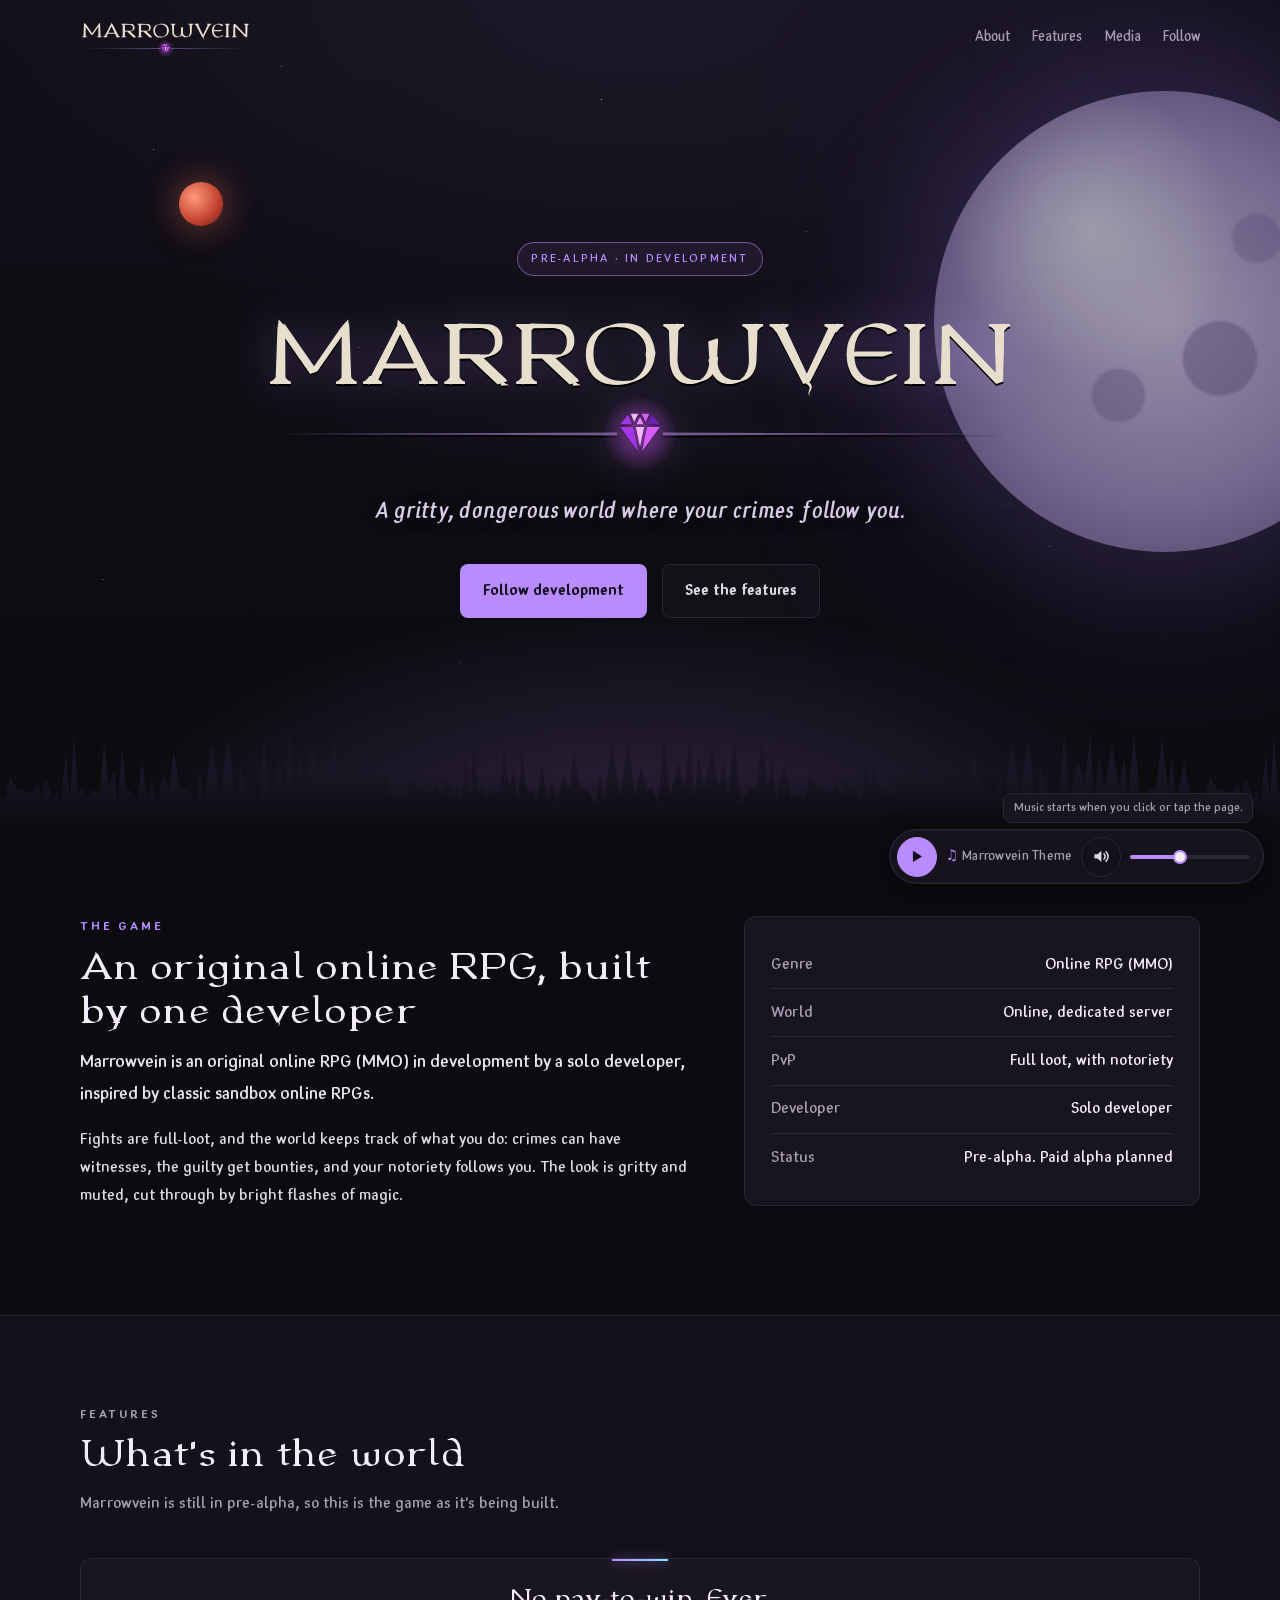
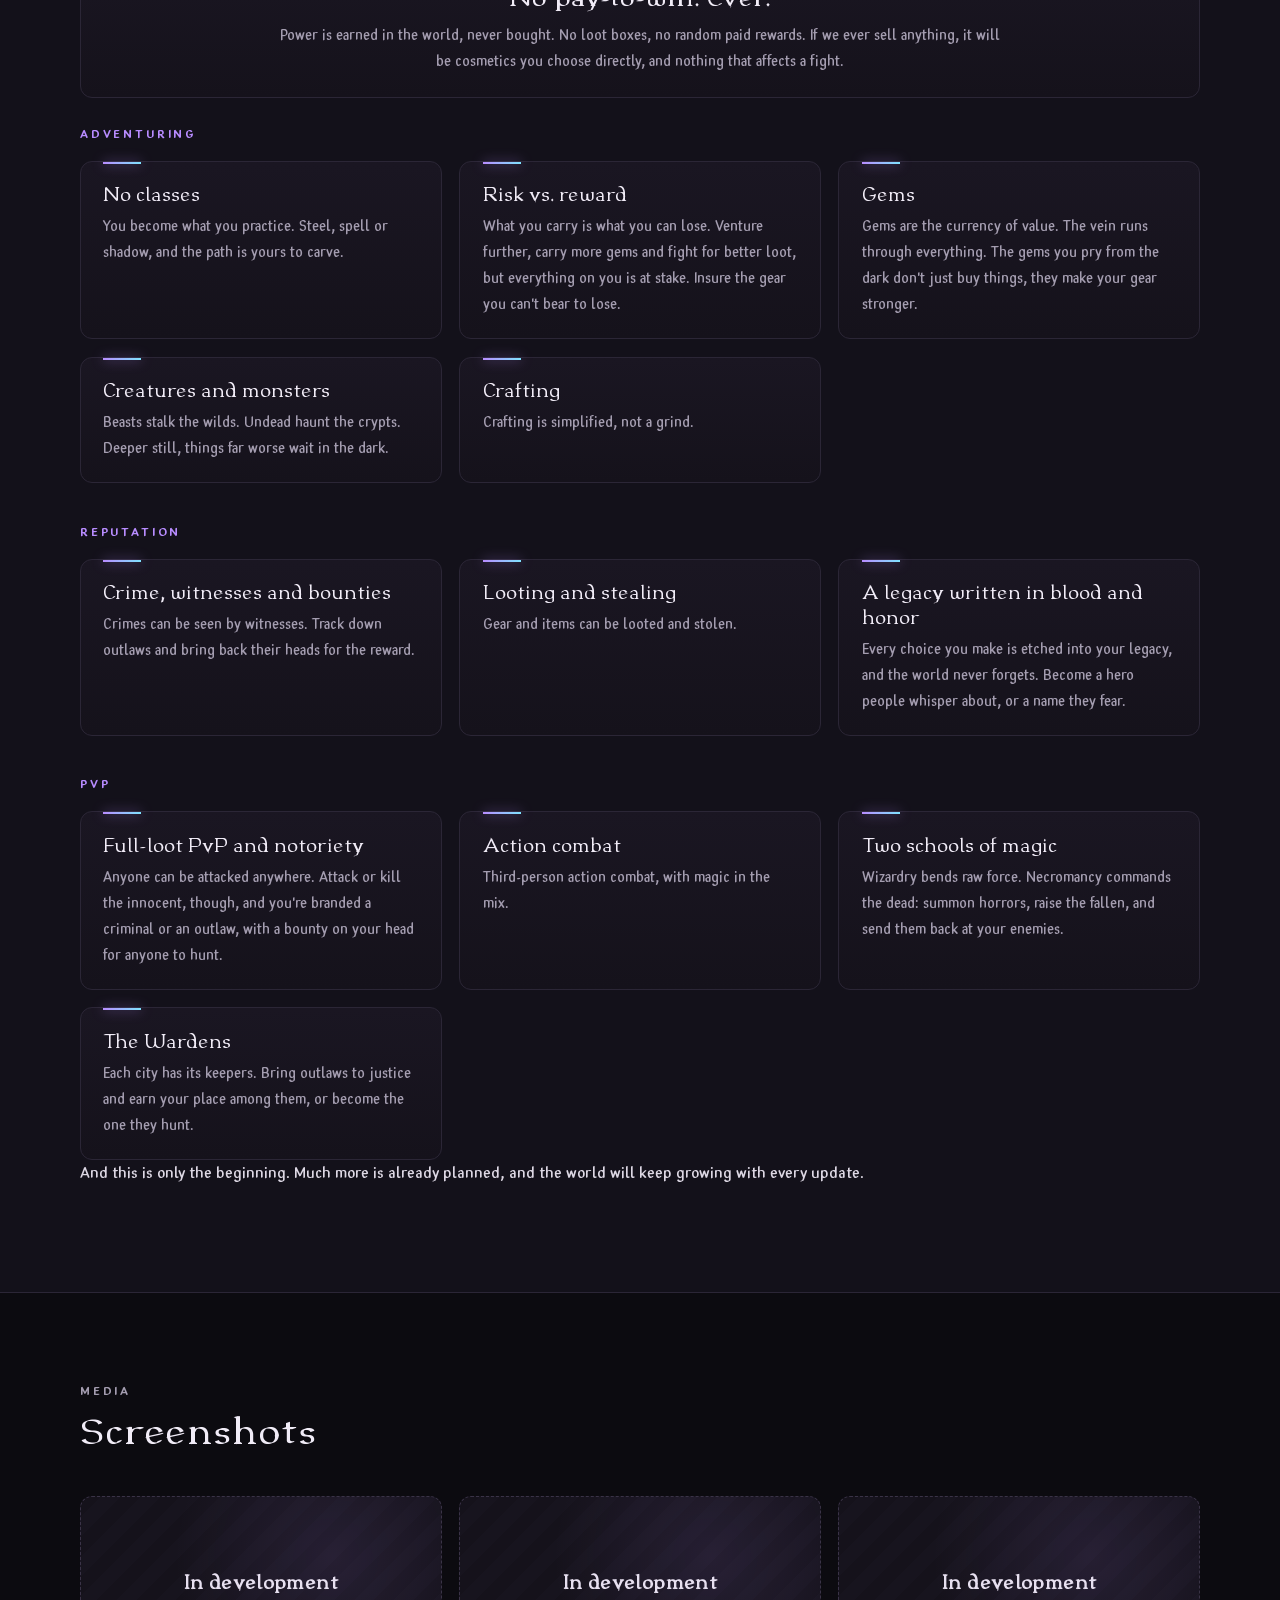
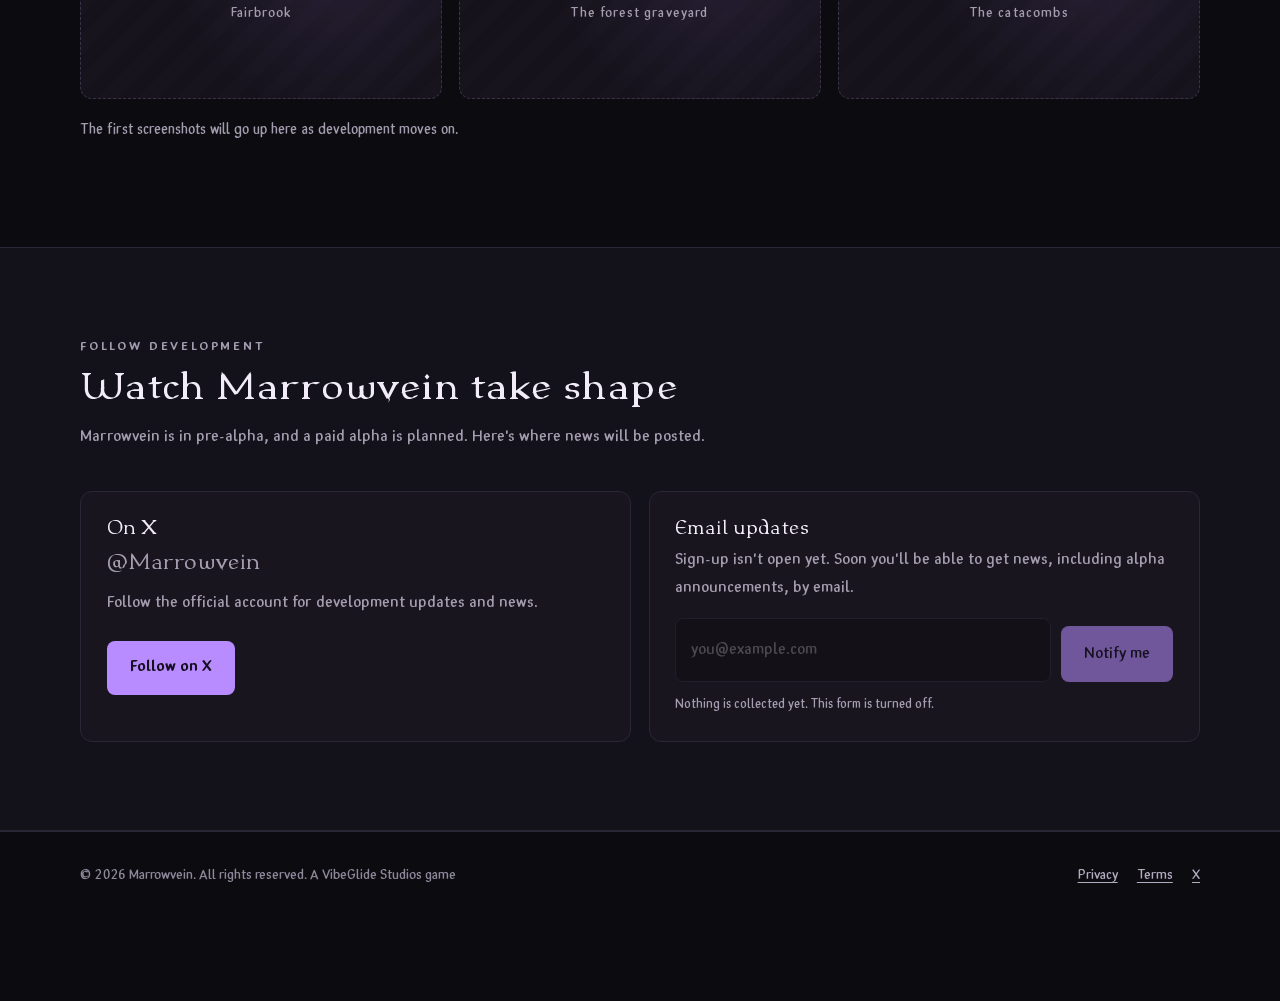
<file: index.html>
<!doctype html>
<html lang="en">
<head>
  <meta charset="utf-8">
  <meta name="viewport" content="width=device-width, initial-scale=1">
  <title>Marrowvein — an original online RPG in development</title>
  <meta name="description" content="Marrowvein is an original online RPG (MMO) in development by a solo developer: a gritty, dangerous world, full-loot PvP with notoriety, bounties, third-person action combat and magic.">
  <meta name="theme-color" content="#0c0b10">
  <link rel="canonical" href="https://marrowvein.com/">
  <meta property="og:title" content="Marrowvein">
  <meta property="og:description" content="An original online RPG in development. A gritty, dangerous world where your crimes follow you.">
  <meta property="og:type" content="website">
  <meta property="og:url" content="https://marrowvein.com/">
  <meta property="og:site_name" content="Marrowvein">
  <meta property="og:image" content="https://marrowvein.com/assets/og-image.jpg">
  <meta property="og:image:type" content="image/jpeg">
  <meta property="og:image:width" content="1200">
  <meta property="og:image:height" content="630">
  <meta property="og:image:alt" content="The Marrowvein wordmark and tagline over a dark night sky with a large pale moon, a small red moon and a forest treeline">
  <meta name="twitter:card" content="summary_large_image">
  <meta name="twitter:site" content="@Marrowvein">
  <meta name="twitter:title" content="Marrowvein">
  <meta name="twitter:description" content="An original online RPG in development. A gritty, dangerous world where your crimes follow you.">
  <meta name="twitter:image" content="https://marrowvein.com/assets/og-image.jpg">
  <meta name="twitter:image:alt" content="The Marrowvein wordmark and tagline over a dark night sky with a large pale moon, a small red moon and a forest treeline">
  <script type="application/ld+json">{"@context": "https://schema.org", "@type": "VideoGame", "name": "Marrowvein", "url": "https://marrowvein.com/", "description": "Marrowvein is an original online RPG (MMO) in development by a solo developer: a gritty, dangerous world, full-loot PvP with notoriety, bounties, third-person action combat and magic.", "genre": ["MMORPG", "RPG"], "gamePlatform": "PC", "author": {"@type": "Organization", "name": "VibeGlide Studios"}, "publisher": {"@type": "Organization", "name": "VibeGlide Studios"}, "image": "https://marrowvein.com/assets/og-image.jpg", "sameAs": ["https://x.com/Marrowvein"]}</script>
  <script type="application/ld+json">{"@context": "https://schema.org", "@type": "WebSite", "name": "Marrowvein", "url": "https://marrowvein.com/", "inLanguage": "en", "sameAs": ["https://x.com/Marrowvein"]}</script>
  <link rel="icon" href="/favicon.ico" sizes="48x48">
  <link rel="icon" href="/assets/favicon.svg" type="image/svg+xml">
  <link rel="icon" href="/assets/favicon-48.png" type="image/png" sizes="48x48">
  <link rel="icon" href="/assets/favicon-96.png" type="image/png" sizes="96x96">
  <link rel="icon" href="/assets/favicon-192.png" type="image/png" sizes="192x192">
  <link rel="apple-touch-icon" href="/assets/apple-touch-icon.png" sizes="180x180">
  <link rel="stylesheet" href="assets/style.css">
</head>
<body>
  <a class="skip" href="#main">Skip to content</a>

  <header class="site-header">
    <div class="wrap">
      <a class="brand" href="./"><img src="assets/logo/marrowvein-wordmark.svg" alt="Marrowvein" width="171" height="40"></a>
      <nav class="nav" aria-label="Main">
        <a href="#about">About</a>
        <a href="#features">Features</a>
        <a href="#media">Media</a>
        <a href="#follow">Follow</a>
      </nav>
    </div>
  </header>

  <main id="main">
    <section class="hero" aria-labelledby="title">
      <div class="stars" aria-hidden="true"></div>
      <div class="treeline" aria-hidden="true"></div>
      <div class="hero-inner">
        <span class="status-pill">Pre-alpha &middot; in development</span>
        <h1 id="title"><img src="assets/logo/marrowvein-wordmark.svg" alt="Marrowvein" width="760" height="178"></h1>
        <p class="tagline">A gritty, dangerous world where your crimes follow you.</p>
        <div class="cta-row">
          <a class="btn btn-primary" href="#follow">Follow development</a>
          <a class="btn btn-ghost" href="#features">See the features</a>
        </div>
      </div>
    </section>

    <section id="about" aria-labelledby="about-title">
      <div class="wrap pitch">
        <div>
          <p class="eyebrow">The game</p>
          <h2 id="about-title">An original online RPG, built by one developer</h2>
          <p class="lead">Marrowvein is an original online RPG (MMO) in development by a solo developer, inspired by classic sandbox online RPGs.</p>
          <p>Fights are full-loot, and the world keeps track of what you do: crimes can have witnesses, the guilty get bounties, and your notoriety follows you. The look is gritty and muted, cut through by bright flashes of magic.</p>
        </div>
        <ul class="facts" aria-label="Quick facts">
          <li><span>Genre</span><span>Online RPG (MMO)</span></li>
          <li><span>World</span><span>Online, dedicated server</span></li>
          <li><span>PvP</span><span>Full loot, with notoriety</span></li>
          <li><span>Developer</span><span>Solo developer</span></li>
          <li><span>Status</span><span>Pre-alpha. Paid alpha planned</span></li>
        </ul>
      </div>
    </section>

    <section id="features" class="section-alt" aria-labelledby="features-title">
      <div class="wrap">
        <div class="section-head">
          <p class="eyebrow">Features</p>
          <h2 id="features-title">What's in the world</h2>
          <p>Marrowvein is still in pre-alpha, so this is the game as it's being built.</p>
        </div>
        <aside class="feature-banner" aria-label="No pay-to-win">
          <h3>No pay-to-win. Ever.</h3>
          <p>Power is earned in the world, never bought. No loot boxes, no random paid rewards. If we ever sell anything, it will be cosmetics you choose directly, and nothing that affects a fight.</p>
        </aside>
        <div class="feature-group">
          <p class="eyebrow">Adventuring</p>
          <ul class="features">
            <li class="feature">
              <h3>No classes</h3>
              <p>You become what you practice. Steel, spell or shadow, and the path is yours to carve.</p>
            </li>
            <li class="feature">
              <h3>Risk vs. reward</h3>
              <p>What you carry is what you can lose. Venture further, carry more gems and fight for better loot, but everything on you is at stake. Insure the gear you can't bear to lose.</p>
            </li>
            <li class="feature">
              <h3>Gems</h3>
              <p>Gems are the currency of value. The vein runs through everything. The gems you pry from the dark don't just buy things, they make your gear stronger.</p>
            </li>
            <li class="feature">
              <h3>Creatures and monsters</h3>
              <p>Beasts stalk the wilds. Undead haunt the crypts. Deeper still, things far worse wait in the dark.</p>
            </li>
            <li class="feature" id="feature-crafting">
              <h3>Crafting</h3>
              <p>Crafting is simplified, not a grind.</p>
            </li>
          </ul>
        </div>
        <div class="feature-group">
          <p class="eyebrow">Reputation</p>
          <ul class="features">
            <li class="feature">
              <h3>Crime, witnesses and bounties</h3>
              <p>Crimes can be seen by witnesses. Track down outlaws and bring back their heads for the reward.</p>
            </li>
            <li class="feature">
              <h3>Looting and stealing</h3>
              <p>Gear and items can be looted and stolen.</p>
            </li>
            <li class="feature">
              <h3>A legacy written in blood and honor</h3>
              <p>Every choice you make is etched into your legacy, and the world never forgets. Become a hero people whisper about, or a name they fear.</p>
            </li>
          </ul>
        </div>
        <div class="feature-group">
          <p class="eyebrow">PvP</p>
          <ul class="features">
            <li class="feature">
              <h3>Full-loot PvP and notoriety</h3>
              <p>Anyone can be attacked anywhere. Attack or kill the innocent, though, and you're branded a criminal or an outlaw, with a bounty on your head for anyone to hunt.</p>
            </li>
            <li class="feature">
              <h3>Action combat</h3>
              <p>Third-person action combat, with magic in the mix.</p>
            </li>
            <li class="feature">
              <h3>Two schools of magic</h3>
              <p>Wizardry bends raw force. Necromancy commands the dead: summon horrors, raise the fallen, and send them back at your enemies.</p>
            </li>
            <li class="feature">
              <h3>The Wardens</h3>
              <p>Each city has its keepers. Bring outlaws to justice and earn your place among them, or become the one they hunt.</p>
            </li>
          </ul>
        </div>
        <p>And this is only the beginning. Much more is already planned, and the world will keep growing with every update.</p>
      </div>
    </section>

    <section id="media" aria-labelledby="media-title">
      <div class="wrap">
        <div class="section-head">
          <p class="eyebrow">Media</p>
          <h2 id="media-title">Screenshots</h2>
        </div>
        <div class="media-grid">
          <div class="shot"><div><strong>In development</strong>Fairbrook</div></div>
          <div class="shot"><div><strong>In development</strong>The forest graveyard</div></div>
          <div class="shot"><div><strong>In development</strong>The catacombs</div></div>
        </div>
        <p class="media-note">The first screenshots will go up here as development moves on.</p>
      </div>
    </section>

    <section id="follow" class="section-alt" aria-labelledby="follow-title">
      <div class="wrap">
        <div class="section-head">
          <p class="eyebrow">Follow development</p>
          <h2 id="follow-title">Watch Marrowvein take shape</h2>
          <p>Marrowvein is in pre-alpha, and a paid alpha is planned. Here's where news will be posted.</p>
        </div>
        <div class="follow-grid">
          <div class="card">
            <h3>On X</h3>
            <p class="handle"><a href="https://x.com/Marrowvein" rel="me noopener" target="_blank">@Marrowvein</a></p>
            <p>Follow the official account for development updates and news.</p>
            <a class="btn btn-primary" href="https://x.com/Marrowvein" rel="me noopener" target="_blank">Follow on X</a>
          </div>
          <div class="card">
            <h3>Email updates</h3>
            <p>Sign-up isn't open yet. Soon you'll be able to get news, including alpha announcements, by email.</p>
            <form class="signup" onsubmit="return false" aria-label="Email sign-up (not open yet)">
              <label for="email" class="skip">Email address</label>
              <input id="email" type="email" placeholder="you@example.com" disabled>
              <button class="btn btn-primary" type="submit" disabled>Notify me</button>
            </form>
            <p class="fine">Nothing is collected yet. This form is turned off.</p>
          </div>
        </div>
      </div>
    </section>
  </main>

  <footer class="site-footer">
    <div class="wrap">
      <p style="margin:0">&copy; 2026 Marrowvein. All rights reserved. <span style="white-space:nowrap">A VibeGlide Studios game</span></p>
      <nav aria-label="Legal">
        <a href="privacy.html">Privacy</a>
        <a href="terms.html">Terms</a>
        <a href="https://x.com/Marrowvein" rel="me noopener" target="_blank">X</a>
      </nav>
    </div>
  </footer>
  <script src="assets/theme-player.js" defer></script>
</body>
</html>
</file>
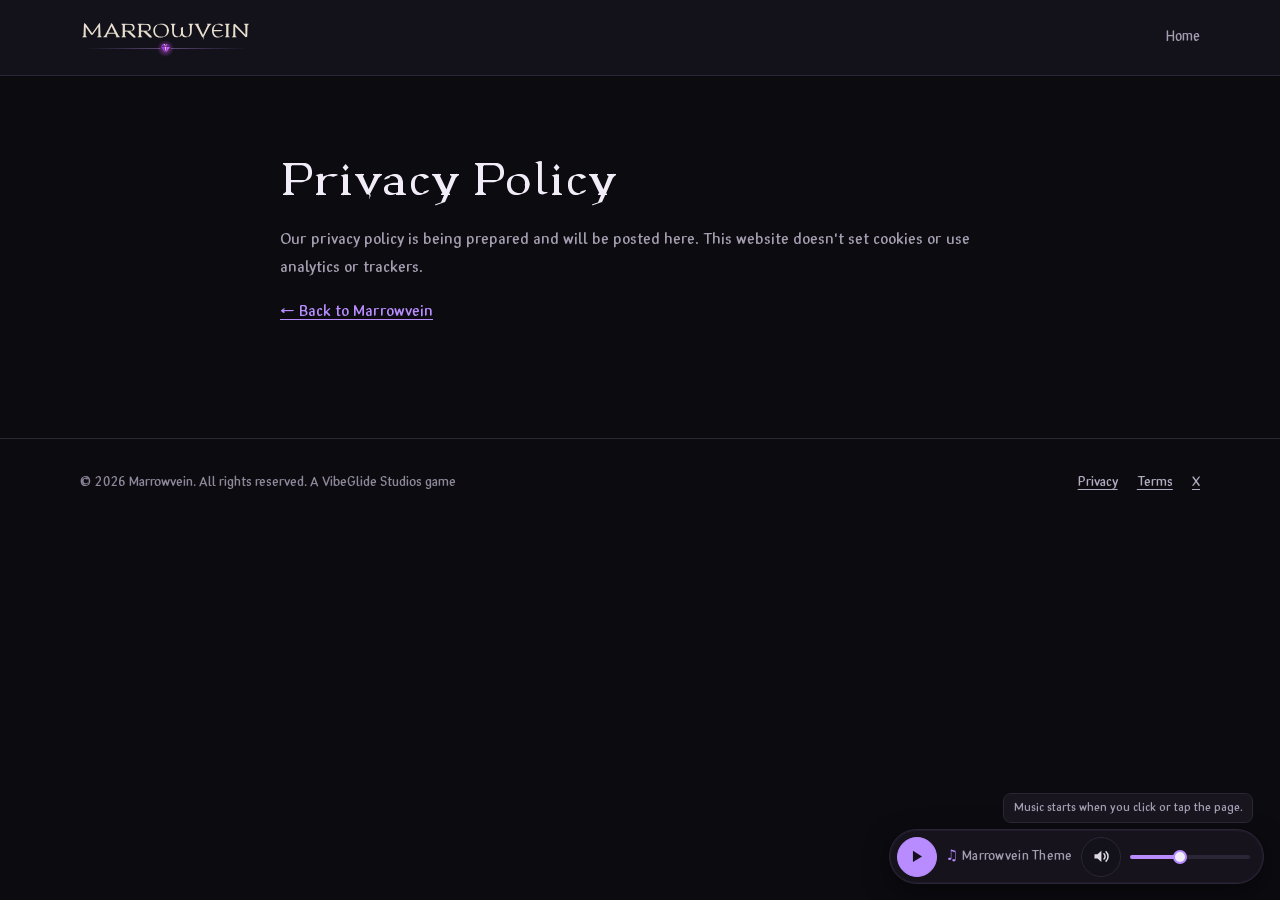
<file: privacy.html>
<!doctype html>
<html lang="en">
<head>
  <meta charset="utf-8">
  <meta name="viewport" content="width=device-width, initial-scale=1">
  <title>Privacy Policy — Marrowvein</title>
  <meta name="robots" content="noindex">
  <meta name="theme-color" content="#0c0b10">
  <link rel="icon" href="/favicon.ico" sizes="48x48">
  <link rel="icon" href="/assets/favicon.svg" type="image/svg+xml">
  <link rel="icon" href="/assets/favicon-48.png" type="image/png" sizes="48x48">
  <link rel="icon" href="/assets/favicon-96.png" type="image/png" sizes="96x96">
  <link rel="icon" href="/assets/favicon-192.png" type="image/png" sizes="192x192">
  <link rel="apple-touch-icon" href="/assets/apple-touch-icon.png" sizes="180x180">
  <link rel="stylesheet" href="assets/style.css">
</head>
<body>
  <header class="site-header page-header">
    <div class="wrap">
      <a class="brand" href="./"><img src="assets/logo/marrowvein-wordmark.svg" alt="Marrowvein" width="171" height="40"></a>
      <nav class="nav" aria-label="Main"><a href="./">Home</a></nav>
    </div>
  </header>
  <main class="doc">
    <div class="wrap">
      <h1>Privacy Policy</h1>
      <p>Our privacy policy is being prepared and will be posted here. This website doesn't set cookies or use analytics or trackers.</p>
      <p><a href="./">&larr; Back to Marrowvein</a></p>
    </div>
  </main>
  <footer class="site-footer">
    <div class="wrap">
      <p style="margin:0">&copy; 2026 Marrowvein. All rights reserved. <span style="white-space:nowrap">A VibeGlide Studios game</span></p>
      <nav aria-label="Legal"><a href="privacy.html">Privacy</a><a href="terms.html">Terms</a>
        <a href="https://x.com/Marrowvein" rel="me noopener" target="_blank">X</a></nav>
    </div>
  </footer>
  <script src="assets/theme-player.js" defer></script>
</body>
</html>
</file>
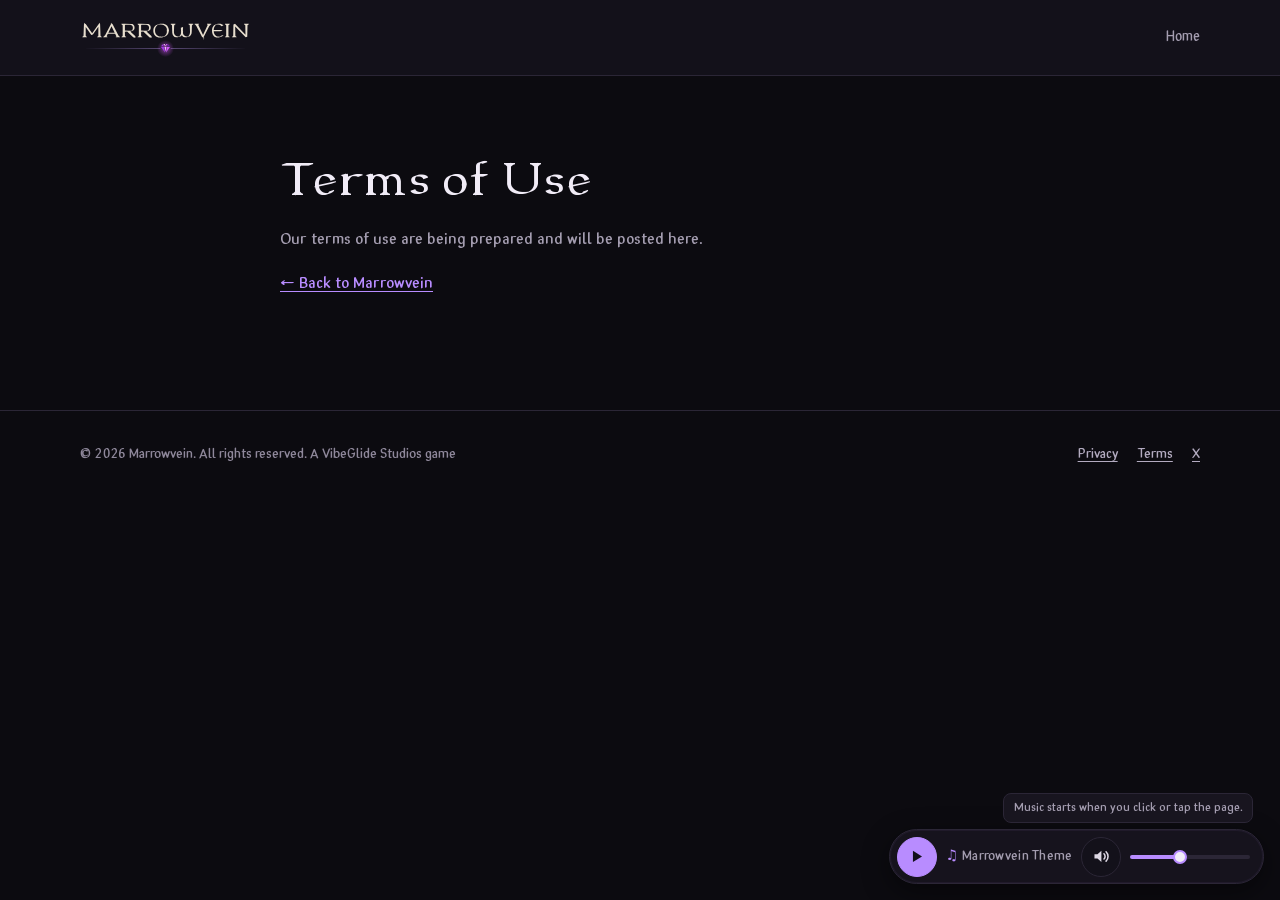
<file: terms.html>
<!doctype html>
<html lang="en">
<head>
  <meta charset="utf-8">
  <meta name="viewport" content="width=device-width, initial-scale=1">
  <title>Terms of Use — Marrowvein</title>
  <meta name="robots" content="noindex">
  <meta name="theme-color" content="#0c0b10">
  <link rel="icon" href="/favicon.ico" sizes="48x48">
  <link rel="icon" href="/assets/favicon.svg" type="image/svg+xml">
  <link rel="icon" href="/assets/favicon-48.png" type="image/png" sizes="48x48">
  <link rel="icon" href="/assets/favicon-96.png" type="image/png" sizes="96x96">
  <link rel="icon" href="/assets/favicon-192.png" type="image/png" sizes="192x192">
  <link rel="apple-touch-icon" href="/assets/apple-touch-icon.png" sizes="180x180">
  <link rel="stylesheet" href="assets/style.css">
</head>
<body>
  <header class="site-header page-header">
    <div class="wrap">
      <a class="brand" href="./"><img src="assets/logo/marrowvein-wordmark.svg" alt="Marrowvein" width="171" height="40"></a>
      <nav class="nav" aria-label="Main"><a href="./">Home</a></nav>
    </div>
  </header>
  <main class="doc">
    <div class="wrap">
      <h1>Terms of Use</h1>
      <p>Our terms of use are being prepared and will be posted here.</p>
      <p><a href="./">&larr; Back to Marrowvein</a></p>
    </div>
  </main>
  <footer class="site-footer">
    <div class="wrap">
      <p style="margin:0">&copy; 2026 Marrowvein. All rights reserved. <span style="white-space:nowrap">A VibeGlide Studios game</span></p>
      <nav aria-label="Legal"><a href="privacy.html">Privacy</a><a href="terms.html">Terms</a>
        <a href="https://x.com/Marrowvein" rel="me noopener" target="_blank">X</a></nav>
    </div>
  </footer>
  <script src="assets/theme-player.js" defer></script>
</body>
</html>
</file>
<file: assets/style.css>
/* Marrowvein — static site styles. No external fonts or resources: brand fonts are self-hosted, embedded below as
   base64 data URIs (source files: assets/fonts/). Marrowvein Rune and Marrowvein Book are original Marrowvein typefaces
   drawn by our own code; no third-party font data, no notices owed. (c) 2026 Marrowvein. */
@font-face {
  font-family: "Marrowvein Rune";
  src: url("[data-uri]") format("woff2"); /* fonts/rune/MarrowveinRune-Regular.woff2 */
  font-weight: 400; font-style: normal; font-display: swap;
}
@font-face {
  font-family: "Marrowvein Book";
  src: url("[data-uri]") format("woff2"); /* fonts/book/MarrowveinBook-Regular.woff2 */
  font-weight: 400; font-style: normal; font-display: swap;
}
@font-face {
  font-family: "Marrowvein Book";
  src: url("[data-uri]") format("woff2"); /* fonts/book/MarrowveinBook-Bold.woff2 */
  font-weight: 700; font-style: normal; font-display: swap;
}
@font-face {
  font-family: "Marrowvein Book";
  src: url("[data-uri]") format("woff2"); /* fonts/book/MarrowveinBook-Italic.woff2 */
  font-weight: 400; font-style: italic; font-display: swap;
}

:root {
  --bg: #0c0b10;
  --bg-2: #13111a;
  --panel: #18151f;
  --line: #2b2636;
  --text: #ddd8e4;
  --muted: #a49db0;
  --accent: #b88cff;      /* purple moonlight */
  --accent-2: #7fe3ff;    /* arcane cyan */
  --ember: #e0644c;       /* red planet / fire */
  --display: "Marrowvein Rune", "Marrowvein Book", "Marrowvein Book", "Marrowvein Book", "Marrowvein Book", "Iowan Old Style", "Palatino Linotype", Palatino, "Book Antiqua", Georgia, "Noto Serif", "DejaVu Serif", serif;
  --serif: "Iowan Old Style", "Palatino Linotype", Palatino, "Book Antiqua", Georgia, "Noto Serif", "DejaVu Serif", serif;
  --sans: "Marrowvein Book", system-ui, -apple-system, "Segoe UI", Roboto, "Helvetica Neue", Arial, "Noto Sans", sans-serif;
  --max: 1120px;
}

*, *::before, *::after { box-sizing: border-box; }
html { scroll-behavior: smooth; }
@media (prefers-reduced-motion: reduce) { html { scroll-behavior: auto; } }

body {
  margin: 0;
  background: var(--bg);
  color: var(--text);
  font-family: var(--sans);
  font-size: 1.0625rem;
  line-height: 1.65;
  -webkit-font-smoothing: antialiased;
}

img { max-width: 100%; height: auto; display: block; }
a { color: var(--accent); text-underline-offset: 3px; }
a:hover { color: #d9c2ff; }
:focus-visible { outline: 2px solid var(--accent-2); outline-offset: 3px; border-radius: 4px; }

.skip {
  position: absolute; left: -9999px; top: 0;
  background: var(--accent); color: #120e1a; padding: .5rem 1rem; z-index: 10;
}
.skip:focus { left: 1rem; top: 1rem; }

.wrap { width: min(100% - 2.5rem, var(--max)); margin-inline: auto; }

h1, h2, h3 { font-family: var(--display); font-weight: 400; font-synthesis: none; line-height: 1.2; color: #f1ecf7; }
h2 { font-size: clamp(1.7rem, 3.2vw, 2.3rem); margin: 0 0 .75rem; letter-spacing: .01em; }
h3 { font-size: 1.15rem; margin: 0 0 .4rem; }
p { margin: 0 0 1rem; }

.eyebrow {
  font-size: .8rem; letter-spacing: .22em; text-transform: uppercase;
  color: var(--accent); margin: 0 0 .6rem; font-weight: 600;
}

/* ---------- Header ---------- */
.site-header {
  position: absolute; inset: 0 0 auto 0; z-index: 5;
  padding: 1.1rem 0;
}
.site-header .wrap { display: flex; align-items: center; justify-content: space-between; gap: 1rem; flex-wrap: wrap; }
.brand {
  display: inline-flex; align-items: center;
  color: #efe9f6; text-decoration: none; line-height: 0;
}
.brand img { width: auto; height: 40px; }
.nav { display: flex; gap: 1.4rem; flex-wrap: wrap; }
.nav a { color: var(--muted); text-decoration: none; font-size: .95rem; }
.nav a:hover { color: var(--text); }

/* ---------- Hero ---------- */
.hero {
  position: relative; overflow: hidden;
  min-height: min(92vh, 860px);
  display: grid; place-items: center; text-align: center;
  padding: 7rem 0 5rem;
  background:
    radial-gradient(ellipse 60% 45% at 50% 105%, rgba(184,140,255,.22), transparent 70%),
    radial-gradient(ellipse 80% 60% at 50% 0%, #1d1828 0%, transparent 70%),
    linear-gradient(180deg, #110f18 0%, #0c0b10 100%);
  isolation: isolate;
}
/* the huge moon */
.hero::before {
  content: ""; position: absolute; z-index: -1;
  width: clamp(240px, 36vw, 520px); aspect-ratio: 1;
  right: -9vw; top: 11%;
  border-radius: 50%;
  background:
    radial-gradient(circle at 34% 30%, rgba(255,255,255,.55), transparent 32%),
    radial-gradient(circle at 62% 58%, rgba(90,70,130,.35) 0 9%, transparent 10%),
    radial-gradient(circle at 40% 66%, rgba(90,70,130,.28) 0 6%, transparent 7%),
    radial-gradient(circle at 70% 32%, rgba(90,70,130,.25) 0 5%, transparent 6%),
    radial-gradient(circle at 50% 50%, #cfc6e4 0%, #9d90c2 55%, #5b4f80 100%);
  box-shadow: 0 0 120px 30px rgba(170,130,255,.22), 0 0 320px 80px rgba(120,80,220,.12);
  opacity: .7;
}
/* the red planet */
.hero::after {
  content: ""; position: absolute; z-index: -1;
  width: clamp(26px, 3.4vw, 44px); aspect-ratio: 1; border-radius: 50%;
  left: 14%; top: 22%;
  background: radial-gradient(circle at 35% 35%, #ff9a7a, #c2412f 60%, #5e1a14 100%);
  box-shadow: 0 0 30px 6px rgba(224,100,76,.35);
}
.stars {
  position: absolute; inset: 0; z-index: -2; pointer-events: none;
  background-image:
    radial-gradient(1px 1px at 12% 18%, #fff8 50%, transparent 51%),
    radial-gradient(1px 1px at 28% 42%, #fff6 50%, transparent 51%),
    radial-gradient(1.5px 1.5px at 47% 12%, #fff9 50%, transparent 51%),
    radial-gradient(1px 1px at 63% 28%, #fff5 50%, transparent 51%),
    radial-gradient(1px 1px at 82% 66%, #fff6 50%, transparent 51%),
    radial-gradient(1.5px 1.5px at 8% 70%, #fff7 50%, transparent 51%),
    radial-gradient(1px 1px at 36% 80%, #fff4 50%, transparent 51%),
    radial-gradient(1px 1px at 55% 58%, #fff5 50%, transparent 51%),
    radial-gradient(1px 1px at 91% 14%, #fff7 50%, transparent 51%),
    radial-gradient(1px 1px at 22% 8%, #fff6 50%, transparent 51%);
}
.treeline {
  position: absolute; left: 0; right: 0; bottom: 0; height: 120px; z-index: -1;
  background:
    linear-gradient(180deg, transparent 55%, var(--bg) 100%),
    url("treeline.svg") repeat-x bottom / 400px 100%;
}
.hero-inner { max-width: 980px; padding: 0 1.25rem; }
.hero h1 { margin: 0 0 1rem; line-height: 0; }
.hero h1 img {
  display: block; margin-inline: auto;
  width: min(760px, 100%); height: auto;
  filter: drop-shadow(0 2px 0 #000) drop-shadow(0 0 22px rgba(184,140,255,.35));
}
.tagline {
  max-width: 640px; text-wrap: balance;
  text-shadow: 0 1px 12px rgba(12,11,16,.9);
  font-family: var(--sans); font-style: italic;
  font-size: clamp(1.15rem, 2.6vw, 1.5rem); color: #d6cce6; margin: 0 auto 2rem;
}
.status-pill {
  display: inline-block; font-size: .78rem; letter-spacing: .18em; text-transform: uppercase;
  padding: .35rem .85rem; border: 1px solid rgba(184,140,255,.5); border-radius: 999px;
  color: var(--accent); background: rgba(184,140,255,.08); margin-bottom: 1.4rem;
}
.cta-row { display: flex; gap: .9rem; justify-content: center; flex-wrap: wrap; }
.btn {
  display: inline-block; padding: .8rem 1.4rem; border-radius: 8px;
  font-weight: 600; text-decoration: none; font-size: 1rem;
  border: 1px solid transparent; transition: background .2s, border-color .2s, color .2s;
}
.btn-primary { background: var(--accent); color: #150f20; }
.btn-primary:hover { background: #cdb0ff; color: #150f20; }
.btn-ghost { border-color: var(--line); color: var(--text); background: rgba(255,255,255,.02); }
.btn-ghost:hover { border-color: var(--accent); color: #fff; }

/* ---------- Sections ---------- */
section { padding: 5.5rem 0; }
.section-alt { background: var(--bg-2); border-block: 1px solid var(--line); }
.section-head { max-width: 680px; margin-bottom: 2.5rem; }
.section-head p { color: var(--muted); }

.pitch { display: grid; grid-template-columns: 1.15fr .85fr; gap: 3rem; align-items: start; }
.pitch .lead { font-size: 1.2rem; color: #ebe5f2; }
.facts {
  list-style: none; margin: 0; padding: 1.5rem 1.6rem;
  background: var(--panel); border: 1px solid var(--line); border-radius: 12px;
}
.facts li { display: flex; justify-content: space-between; gap: 1rem; padding: .6rem 0; border-bottom: 1px solid var(--line); }
.facts li:last-child { border-bottom: 0; }
.facts span:first-child { color: var(--muted); }
.facts span:last-child { text-align: right; color: #f0eaf7; }

/* features */
.feature-group { margin: 0 0 2.4rem; }
.feature-group:last-of-type { margin-bottom: 0; }
.feature-group > .eyebrow { margin-bottom: 1rem; }
.features {
  display: grid; gap: 1.1rem;
  grid-template-columns: repeat(3, minmax(0, 1fr));
  list-style: none; margin: 0; padding: 0;
}
.feature {
  background: linear-gradient(180deg, #1a1622, #15121b);
  border: 1px solid var(--line); border-radius: 12px;
  padding: 1.4rem 1.4rem 1.2rem;
  position: relative;
}
.feature::before {
  content: ""; position: absolute; left: 1.4rem; top: 0; width: 38px; height: 2px;
  background: linear-gradient(90deg, var(--accent), var(--accent-2));
  box-shadow: 0 0 12px rgba(184,140,255,.7);
}
.feature h3 { line-height: 1.35; }
.feature p { color: var(--muted); margin: 0; font-size: .98rem; }

.feature-banner {
  margin: 0 0 1.6rem;
  padding: 1.5rem 1.6rem 1.35rem;
  background: linear-gradient(180deg, #1a1622, #15121b);
  border: 1px solid var(--line);
  border-radius: 12px;
  position: relative;
  text-align: center;
}
.feature-banner::before {
  content: ""; position: absolute; left: 50%; top: 0; width: 56px; height: 2px;
  transform: translateX(-50%);
  background: linear-gradient(90deg, var(--accent), var(--accent-2));
  box-shadow: 0 0 12px rgba(184,140,255,.7);
}
.feature-banner h3 {
  font-size: clamp(1.25rem, 2.4vw, 1.55rem);
  margin: 0 0 .5rem;
  line-height: 1.3;
}
.feature-banner p {
  color: var(--muted);
  margin: 0 auto;
  max-width: 46rem;
  font-size: .98rem;
}

/* media placeholder */
.media-grid { display: grid; grid-template-columns: repeat(3, minmax(0, 1fr)); gap: 1.1rem; }
.shot {
  aspect-ratio: 16 / 9; border-radius: 12px; border: 1px dashed #3a3347;
  background:
    radial-gradient(circle at 70% 30%, rgba(184,140,255,.10), transparent 55%),
    repeating-linear-gradient(135deg, #15121b 0 14px, #17141e 14px 28px);
  display: grid; place-items: center; color: var(--muted); font-size: .9rem; letter-spacing: .08em;
  text-align: center; padding: 1rem;
}
.shot strong { display: block; font-family: var(--display); font-size: 1.15rem; color: #e7e0f0; letter-spacing: .02em; margin-bottom: .2rem; }
.media-note { margin-top: 1.2rem; color: var(--muted); font-size: .95rem; }

/* follow */
.follow-grid { display: grid; grid-template-columns: repeat(2, minmax(0, 1fr)); gap: 1.1rem; }
.card { background: var(--panel); border: 1px solid var(--line); border-radius: 12px; padding: 1.6rem; }
.card p { color: var(--muted); }
.soon {
  display: inline-block; font-size: .72rem; letter-spacing: .16em; text-transform: uppercase;
  color: #ffcf9e; border: 1px solid rgba(255,190,130,.4); border-radius: 999px; padding: .15rem .6rem;
  margin-left: .5rem; vertical-align: middle; font-family: var(--sans); font-weight: 700;
}
.handle { font-family: var(--display); font-size: 1.3rem; color: #f0eaf7; margin: 0 0 .5rem; }
.signup { display: flex; gap: .6rem; flex-wrap: wrap; margin-top: .4rem; }
.signup input {
  flex: 1 1 200px; min-width: 0; padding: .75rem .9rem; border-radius: 8px;
  border: 1px solid var(--line); background: #0f0d14; color: var(--text); font: inherit;
}
.signup input:disabled, .signup button:disabled { opacity: .55; cursor: not-allowed; }
.signup button { font: inherit; cursor: pointer; }
.fine { font-size: .85rem; color: #8a8396; margin: .7rem 0 0; }

/* ---------- Footer ---------- */
.site-footer { border-top: 1px solid var(--line); padding: 2rem 0 2.5rem; color: #8f889b; font-size: .92rem; }
.site-footer .wrap { display: flex; justify-content: space-between; gap: 1rem; flex-wrap: wrap; align-items: center; }
.site-footer nav { display: flex; gap: 1.2rem; }
.site-footer a { color: #b3abc0; }

/* ---------- Simple pages ---------- */
.page-header { position: static; border-bottom: 1px solid var(--line); background: var(--bg-2); }
.doc { padding: 5rem 0 6rem; }
.doc .wrap { max-width: 720px; }
.doc h1 { font-size: clamp(2rem, 5vw, 2.8rem); margin: 0 0 1rem; }
.doc p { color: var(--muted); }

/* ---------- Responsive ---------- */
@media (max-width: 920px) {
  .features { grid-template-columns: repeat(2, minmax(0, 1fr)); }
  .pitch { grid-template-columns: 1fr; gap: 2rem; }
}
@media (max-width: 640px) {
  section { padding: 4rem 0; }
  .features, .media-grid, .follow-grid { grid-template-columns: 1fr; }
  .feature-banner { padding: 1.35rem 1.15rem 1.2rem; text-align: left; }
  .feature-banner::before { left: 1.15rem; transform: none; }
  .site-header .wrap { justify-content: center; }
  .nav { gap: 1rem; justify-content: center; }
  .hero { padding-top: 8.5rem; }
  .hero::before { right: -30vw; top: 4%; opacity: .55; }
  .hero h1 img { width: min(420px, 100%); }
  .brand img { height: 34px; }
  .hero-inner { width: 100%; }
  .site-footer .wrap { flex-direction: column; text-align: center; }
}

/* ---- Theme music player (assets/theme-player.js): a small fixed pill, bottom right. ---- */
body.has-theme-player { padding-bottom: 4.5rem; }
.theme-player {
  position: fixed; right: 1rem; bottom: 1rem; z-index: 50;
  display: flex; align-items: center; gap: .55rem;
  padding: .4rem .8rem .4rem .45rem;
  background: rgba(24, 21, 31, .92);
  border: 1px solid var(--line); border-radius: 999px;
  box-shadow: 0 8px 28px rgba(0, 0, 0, .45), 0 0 0 1px rgba(184, 140, 255, .06) inset;
  color: var(--text); font-family: var(--sans); font-size: .9rem; line-height: 1;
  -webkit-backdrop-filter: blur(6px); backdrop-filter: blur(6px);
}
.theme-player .tp-btn {
  display: inline-grid; place-items: center; flex: none;
  width: 2.5rem; height: 2.5rem; padding: 0; margin: 0;
  border: 1px solid var(--line); border-radius: 50%;
  background: var(--bg-2); color: var(--text); cursor: pointer;
  transition: border-color .15s, color .15s, background .15s;
}
.theme-player .tp-play { background: var(--accent); border-color: var(--accent); color: #120e1a; }
.theme-player .tp-play:hover { background: #cba8ff; }
.theme-player .tp-mute:hover { border-color: var(--accent); color: #fff; }
.theme-player.is-muted .tp-mute { color: var(--ember); border-color: rgba(224, 100, 76, .55); }
.theme-player .tp-btn svg { width: 1.3rem; height: 1.3rem; fill: currentColor; }
.theme-player .tp-title { white-space: nowrap; color: var(--muted); letter-spacing: .02em; }
.theme-player .tp-note { color: var(--accent); }
.theme-player.is-playing .tp-note { animation: tp-pulse 1.8s ease-in-out infinite; }
@keyframes tp-pulse { 50% { color: var(--accent-2); } }
.theme-player .tp-vol {
  --fill: 40%;
  -webkit-appearance: none; appearance: none;
  width: 7.5rem; height: 1.6rem; margin: 0; background: transparent; cursor: pointer;
}
.theme-player .tp-vol::-webkit-slider-runnable-track {
  height: 4px; border-radius: 4px;
  background: linear-gradient(to right, var(--accent) var(--fill), var(--line) var(--fill));
}
.theme-player .tp-vol::-moz-range-track { height: 4px; border-radius: 4px; background: var(--line); }
.theme-player .tp-vol::-moz-range-progress { height: 4px; border-radius: 4px; background: var(--accent); }
.theme-player .tp-vol::-webkit-slider-thumb {
  -webkit-appearance: none; appearance: none; width: 14px; height: 14px; margin-top: -5px;
  border-radius: 50%; background: #f1ecf7; border: 2px solid var(--accent);
}
.theme-player .tp-vol::-moz-range-thumb { width: 12px; height: 12px; border-radius: 50%; background: #f1ecf7; border: 2px solid var(--accent); }
.theme-player .tp-hint {
  position: absolute; right: .6rem; bottom: calc(100% + .45rem);
  max-width: 16rem; padding: .35rem .6rem; border-radius: 8px;
  background: var(--panel); border: 1px solid var(--line); color: var(--muted);
  font-size: .8rem; line-height: 1.3; white-space: nowrap;
}
.theme-player .tp-hint:empty { display: none; }
@media (max-width: 560px) {
  .theme-player { left: .75rem; right: .75rem; bottom: .75rem; justify-content: space-between; }
  .theme-player .tp-title { overflow: hidden; text-overflow: ellipsis; flex: 1 1 auto; min-width: 0; }
  .theme-player .tp-vol { width: 6rem; }
  .theme-player .tp-hint { left: .6rem; right: .6rem; white-space: normal; max-width: none; }
}
@media (max-width: 360px) { .theme-player .tp-title { display: none; } }
@media (prefers-reduced-motion: reduce) { .theme-player.is-playing .tp-note { animation: none; } }

.handle a { color: inherit; text-decoration: none; }
.handle a:hover { color: var(--accent); }
.follow-grid .card .btn { margin-top: .5rem; }
</file>
